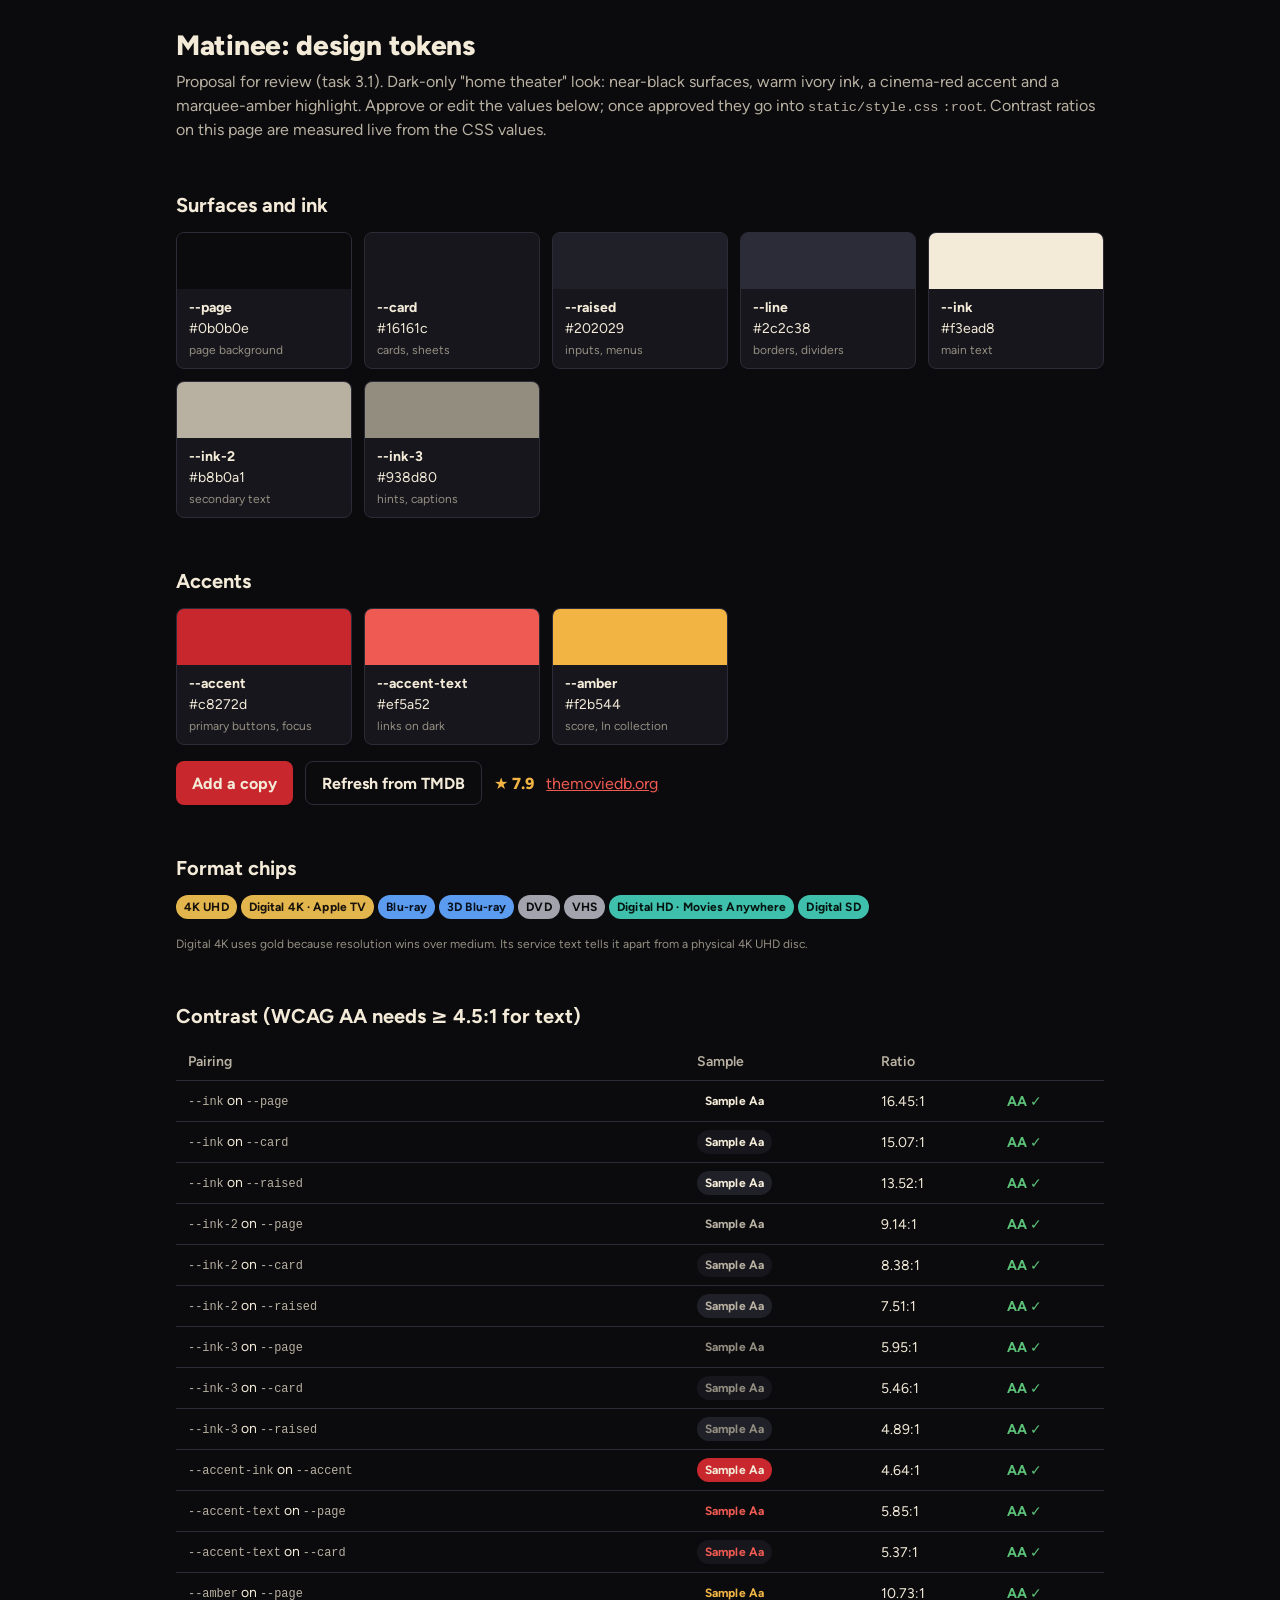
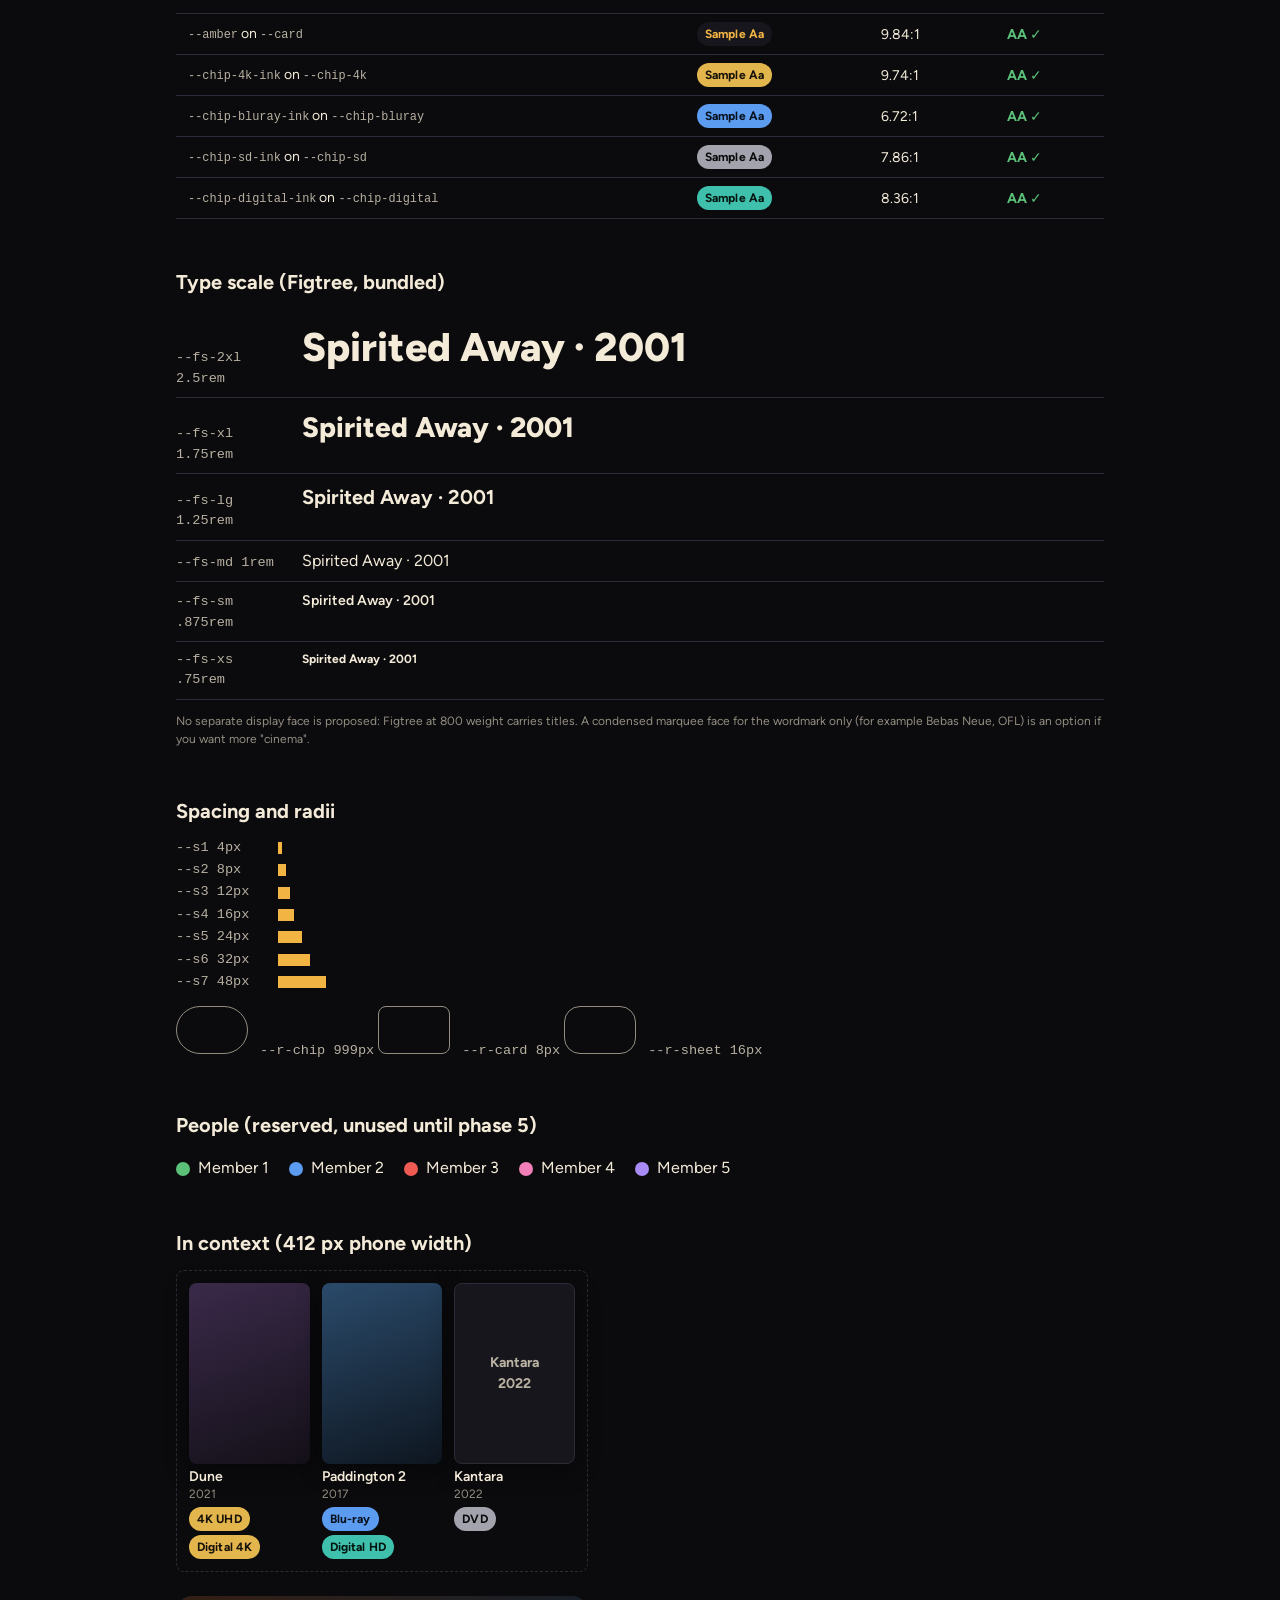
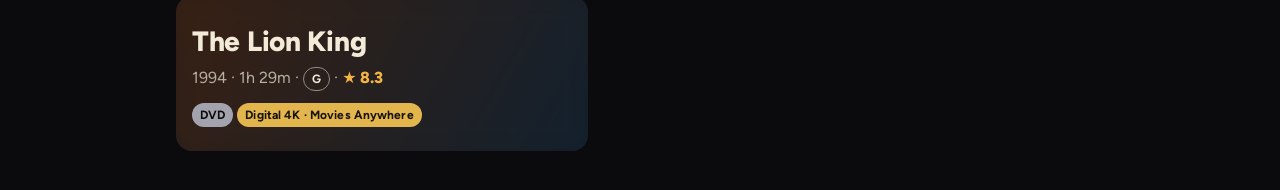
<file: docs/tokens.html>
<!doctype html>
<html lang="en">
<head>
<meta charset="utf-8">
<meta name="viewport" content="width=device-width, initial-scale=1">
<title>Matinee — design tokens (proposal for review)</title>
<style>
@font-face { font-family: Figtree; src: url(../static/fonts/figtree-latin-wght.woff2) format("woff2"); font-weight: 300 900; font-display: swap; }
@font-face { font-family: Figtree; src: url(../static/fonts/figtree-latin-ext-wght.woff2) format("woff2"); font-weight: 300 900; font-display: swap;
  unicode-range: U+0100-02BA, U+02BD-02C5, U+02C7-02CC, U+02CE-02D7, U+02DD-02FF, U+0304, U+0308, U+0329, U+1D00-1DBF, U+1E00-1E9F, U+1EF2-1EFF, U+2020, U+20A0-20AB, U+20AD-20C0, U+2113, U+2C60-2C7F, U+A720-A7FF; }

/* ===== proposed tokens: these move into static/style.css :root once approved ===== */
:root {
  /* surfaces: near-black, slightly blue so posters pop */
  --page: #0b0b0e;
  --card: #16161c;
  --raised: #202029;
  --line: #2c2c38;
  /* ink: warm ivory, like a lit screen in a dark room */
  --ink: #f3ead8;
  --ink-2: #b8b0a1;       /* secondary text: year, runtime, labels */
  --ink-3: #938d80;       /* hints, captions (≥ 4.5:1 on every surface) */
  /* accents */
  --accent: #c8272d;      /* cinema red: primary buttons, focus ring, active filter */
  --accent-ink: #f3ead8;
  --accent-text: #ef5a52; /* red used as text/links on dark */
  --amber: #f2b544;       /* marquee bulb: TMDB score, "In collection" badge; sparingly */
  /* format chips: solid fill + near-black text */
  --chip-4k: #e3b54d;      --chip-4k-ink: #17120a;     /* 4K UHD, Digital 4K */
  --chip-bluray: #5b9cf0;  --chip-bluray-ink: #08111e; /* Blu-ray, 3D Blu-ray */
  --chip-sd: #a3a3ad;      --chip-sd-ink: #0b0b0e;     /* DVD, VHS */
  --chip-digital: #3fc0ad; --chip-digital-ink: #04150f;/* Digital HD, Digital SD */
  /* people: reserved now, used from phase 5 (seen dots, ratings) */
  --p-user1: #5cc178; --p-user2: #5b9cf0; --p-user3: #ef5a52; --p-user4: #f27fb8; --p-user5: #a98bf5;
  /* type: Figtree (bundled from roasted), one family, weight does the work */
  --font: Figtree, system-ui, -apple-system, "Segoe UI", Roboto, sans-serif;
  --fs-xs: .75rem;  /* 12  chips, captions */
  --fs-sm: .875rem; /* 14  card title, meta line */
  --fs-md: 1rem;    /* 16  body, inputs (16 stops Android zoom-on-focus) */
  --fs-lg: 1.25rem; /* 20  section heads */
  --fs-xl: 1.75rem; /* 28  detail title on phones */
  --fs-2xl: 2.5rem; /* 40  detail title on desktop */
  /* spacing: 4 px steps */
  --s1: 4px; --s2: 8px; --s3: 12px; --s4: 16px; --s5: 24px; --s6: 32px; --s7: 48px;
  /* radii */
  --r-chip: 999px; --r-card: 8px; --r-sheet: 16px;
  --shadow: 0 6px 24px rgb(0 0 0 / .45);
}
/* ===== end of tokens ===== */

* { box-sizing: border-box; }
body { margin: 0; background: var(--page); color: var(--ink); font: 400 var(--fs-md)/1.5 var(--font); }
main { max-width: 960px; margin: 0 auto; padding: var(--s5) var(--s4) var(--s7); }
h1 { font-size: var(--fs-xl); font-weight: 800; margin: 0 0 var(--s1); letter-spacing: -.01em; }
h2 { font-size: var(--fs-lg); font-weight: 700; margin: var(--s7) 0 var(--s3); }
p.lead { color: var(--ink-2); margin: 0 0 var(--s5); }
code { font-size: .85em; color: var(--ink-2); }
.swatches { display: grid; grid-template-columns: repeat(auto-fill, minmax(150px, 1fr)); gap: var(--s3); }
.sw { background: var(--card); border: 1px solid var(--line); border-radius: var(--r-card); overflow: hidden; font-size: var(--fs-sm); }
.sw .c { height: 56px; }
.sw div.t { padding: var(--s2) var(--s3); }
.sw b { display: block; font-weight: 700; }
.chip { display: inline-flex; align-items: center; height: 24px; padding: 0 var(--s2); border-radius: var(--r-chip);
  font-size: var(--fs-xs); font-weight: 700; letter-spacing: .01em; white-space: nowrap; }
.k4 { background: var(--chip-4k); color: var(--chip-4k-ink); }
.kb { background: var(--chip-bluray); color: var(--chip-bluray-ink); }
.ks { background: var(--chip-sd); color: var(--chip-sd-ink); }
.kd { background: var(--chip-digital); color: var(--chip-digital-ink); }
table { border-collapse: collapse; width: 100%; font-size: var(--fs-sm); }
td, th { text-align: left; padding: var(--s2) var(--s3); border-bottom: 1px solid var(--line); }
th { color: var(--ink-2); font-weight: 600; }
.pass { color: var(--p-user1); font-weight: 700; } .fail { color: var(--accent-text); font-weight: 700; }
.type > div { display: flex; gap: var(--s4); align-items: baseline; padding: var(--s2) 0; border-bottom: 1px solid var(--line); }
.type code { width: 110px; flex: none; }
/* sample: poster grid + detail */
.grid { display: grid; grid-template-columns: repeat(auto-fill, minmax(104px, 1fr)); gap: var(--s3); max-width: 412px;
  background: var(--page); border: 1px dashed var(--line); padding: var(--s3); border-radius: var(--r-card); }
.poster { aspect-ratio: 2/3; border-radius: var(--r-card); background: linear-gradient(160deg, #3a2a4a, #141018);
  display: flex; align-items: flex-end; padding: var(--s2); box-shadow: var(--shadow); }
.poster.ph { background: var(--card); border: 1px solid var(--line); align-items: center; justify-content: center; text-align: center;
  font-size: var(--fs-sm); font-weight: 700; color: var(--ink-2); }
.card-t { font-size: var(--fs-sm); font-weight: 600; margin-top: var(--s1); line-height: 1.25; }
.card-y { font-size: var(--fs-xs); color: var(--ink-3); }
.chips { display: flex; gap: var(--s1); flex-wrap: wrap; margin-top: var(--s1); }
.btn { display: inline-flex; align-items: center; height: 44px; padding: 0 var(--s4); border-radius: var(--r-card); border: 0;
  font: 700 var(--fs-md) var(--font); background: var(--accent); color: var(--accent-ink); }
.btn.ghost { background: transparent; color: var(--ink); border: 1px solid var(--line); }
.hero { position: relative; border-radius: var(--r-sheet); overflow: hidden; max-width: 412px; padding: var(--s5) var(--s4);
  background: var(--card); isolation: isolate; }
.hero::before { content: ""; position: absolute; inset: -20px; z-index: -1; background: linear-gradient(120deg, #6a3b1f, #1d3b56);
  filter: blur(18px) brightness(.55); }
.score { color: var(--amber); font-weight: 800; }
.dots span { display: inline-block; width: 14px; height: 14px; border-radius: 50%; margin-right: var(--s2); vertical-align: middle; }
</style>
</head>
<body>
<main>
<h1>Matinee: design tokens</h1>
<p class="lead">Proposal for review (task 3.1). Dark-only "home theater" look: near-black surfaces, warm ivory ink, a cinema-red accent and a
marquee-amber highlight. Approve or edit the values below; once approved they go into <code>static/style.css</code> <code>:root</code>.
Contrast ratios on this page are measured live from the CSS values.</p>

<h2>Surfaces and ink</h2>
<div class="swatches" id="base"></div>

<h2>Accents</h2>
<div class="swatches" id="accents"></div>
<p style="margin-top:var(--s4)"><button class="btn">Add a copy</button> &nbsp; <button class="btn ghost">Refresh from TMDB</button>
 &nbsp; <span class="score">★ 7.9</span> &nbsp; <a style="color:var(--accent-text)" href="#">themoviedb.org</a></p>

<h2>Format chips</h2>
<p class="chips"><span class="chip k4">4K UHD</span><span class="chip k4">Digital 4K · Apple TV</span>
<span class="chip kb">Blu-ray</span><span class="chip kb">3D Blu-ray</span><span class="chip ks">DVD</span><span class="chip ks">VHS</span>
<span class="chip kd">Digital HD · Movies Anywhere</span><span class="chip kd">Digital SD</span></p>
<p class="card-y">Digital 4K uses gold because resolution wins over medium. Its service text tells it apart from a physical 4K UHD disc.</p>

<h2>Contrast (WCAG AA needs ≥ 4.5:1 for text)</h2>
<table><thead><tr><th>Pairing</th><th>Sample</th><th>Ratio</th><th></th></tr></thead><tbody id="contrast"></tbody></table>

<h2>Type scale (Figtree, bundled)</h2>
<div class="type" id="type"></div>
<p class="card-y">No separate display face is proposed: Figtree at 800 weight carries titles. A condensed marquee face for the wordmark only
(for example Bebas Neue, OFL) is an option if you want more "cinema".</p>

<h2>Spacing and radii</h2>
<div id="space"></div>

<h2>People (reserved, unused until phase 5)</h2>
<p class="dots"><span style="background:var(--p-user1)"></span>Member 1 <span style="background:var(--p-user2);margin-left:var(--s4)"></span>Member 2
<span style="background:var(--p-user3);margin-left:var(--s4)"></span>Member 3 <span style="background:var(--p-user4);margin-left:var(--s4)"></span>Member 4
<span style="background:var(--p-user5);margin-left:var(--s4)"></span>Member 5</p>

<h2>In context (412 px phone width)</h2>
<div class="grid">
  <div><div class="poster"></div><div class="card-t">Dune</div><div class="card-y">2021</div>
    <div class="chips"><span class="chip k4">4K UHD</span><span class="chip k4">Digital 4K</span></div></div>
  <div><div class="poster" style="background:linear-gradient(160deg,#2a4a6a,#0e1620)"></div><div class="card-t">Paddington 2</div><div class="card-y">2017</div>
    <div class="chips"><span class="chip kb">Blu-ray</span><span class="chip kd">Digital HD</span></div></div>
  <div><div class="poster ph">Kantara<br>2022</div><div class="card-t">Kantara</div><div class="card-y">2022</div>
    <div class="chips"><span class="chip ks">DVD</span></div></div>
</div>
<div class="hero" style="margin-top:var(--s5)">
  <h1>The Lion King</h1>
  <div style="color:var(--ink-2)">1994 · 1h 29m · <span class="chip" style="border:1px solid var(--ink-3);color:var(--ink)">G</span> · <span class="score">★ 8.3</span></div>
  <div class="chips" style="margin-top:var(--s3)"><span class="chip ks">DVD</span><span class="chip k4">Digital 4K · Movies Anywhere</span></div>
</div>
</main>
<script>
const css = getComputedStyle(document.documentElement), v = n => css.getPropertyValue(n).trim();
function lum(hex) {
  const [r, g, b] = [1, 3, 5].map(i => parseInt(hex.slice(i, i + 2), 16) / 255)
    .map(c => c <= 0.03928 ? c / 12.92 : ((c + 0.055) / 1.055) ** 2.4);
  return 0.2126 * r + 0.7152 * g + 0.0722 * b;
}
const ratio = (a, b) => { const [x, y] = [lum(v(a)), lum(v(b))].sort((p, q) => q - p); return (x + 0.05) / (y + 0.05); };
const sw = (el, names) => document.getElementById(el).innerHTML = names.map(([n, use]) =>
  `<div class="sw"><div class="c" style="background:var(${n})"></div><div class="t"><b>${n}</b>${v(n)}<br><span class="card-y">${use}</span></div></div>`).join("");
sw("base", [["--page", "page background"], ["--card", "cards, sheets"], ["--raised", "inputs, menus"], ["--line", "borders, dividers"],
            ["--ink", "main text"], ["--ink-2", "secondary text"], ["--ink-3", "hints, captions"]]);
sw("accents", [["--accent", "primary buttons, focus"], ["--accent-text", "links on dark"], ["--amber", "score, In collection"]]);
const pairs = [
  ["--ink", "--page"], ["--ink", "--card"], ["--ink", "--raised"], ["--ink-2", "--page"], ["--ink-2", "--card"], ["--ink-2", "--raised"],
  ["--ink-3", "--page"], ["--ink-3", "--card"], ["--ink-3", "--raised"], ["--accent-ink", "--accent"], ["--accent-text", "--page"],
  ["--accent-text", "--card"], ["--amber", "--page"], ["--amber", "--card"],
  ["--chip-4k-ink", "--chip-4k"], ["--chip-bluray-ink", "--chip-bluray"], ["--chip-sd-ink", "--chip-sd"], ["--chip-digital-ink", "--chip-digital"]];
document.getElementById("contrast").innerHTML = pairs.map(([fg, bg]) => {
  const r = ratio(fg, bg);
  return `<tr><td><code>${fg}</code> on <code>${bg}</code></td><td><span class="chip" style="background:var(${bg});color:var(${fg})">Sample Aa</span></td>
    <td>${r.toFixed(2)}:1</td><td class="${r >= 4.5 ? "pass" : "fail"}">${r >= 4.5 ? "AA ✓" : "below AA"}</td></tr>`;
}).join("");
document.getElementById("type").innerHTML = [["--fs-2xl", 800], ["--fs-xl", 800], ["--fs-lg", 700], ["--fs-md", 400], ["--fs-sm", 600], ["--fs-xs", 700]]
  .map(([n, w]) => `<div><code>${n} ${v(n)}</code><span style="font-size:var(${n});font-weight:${w}">Spirited Away · 2001</span></div>`).join("");
document.getElementById("space").innerHTML = ["--s1", "--s2", "--s3", "--s4", "--s5", "--s6", "--s7"].map(n =>
  `<div style="display:flex;align-items:center;gap:var(--s3);margin:2px 0"><code style="width:90px">${n} ${v(n)}</code><span style="height:12px;width:var(${n});background:var(--amber)"></span></div>`).join("")
  + ["--r-chip", "--r-card", "--r-sheet"].map(n => `<div style="display:inline-block;margin:var(--s3) var(--s3) 0 0;width:72px;height:48px;border:1px solid var(--ink-3);border-radius:var(${n})"></div><code>${n} ${v(n)}</code> `).join("");
</script>
</body>
</html>
</file>
